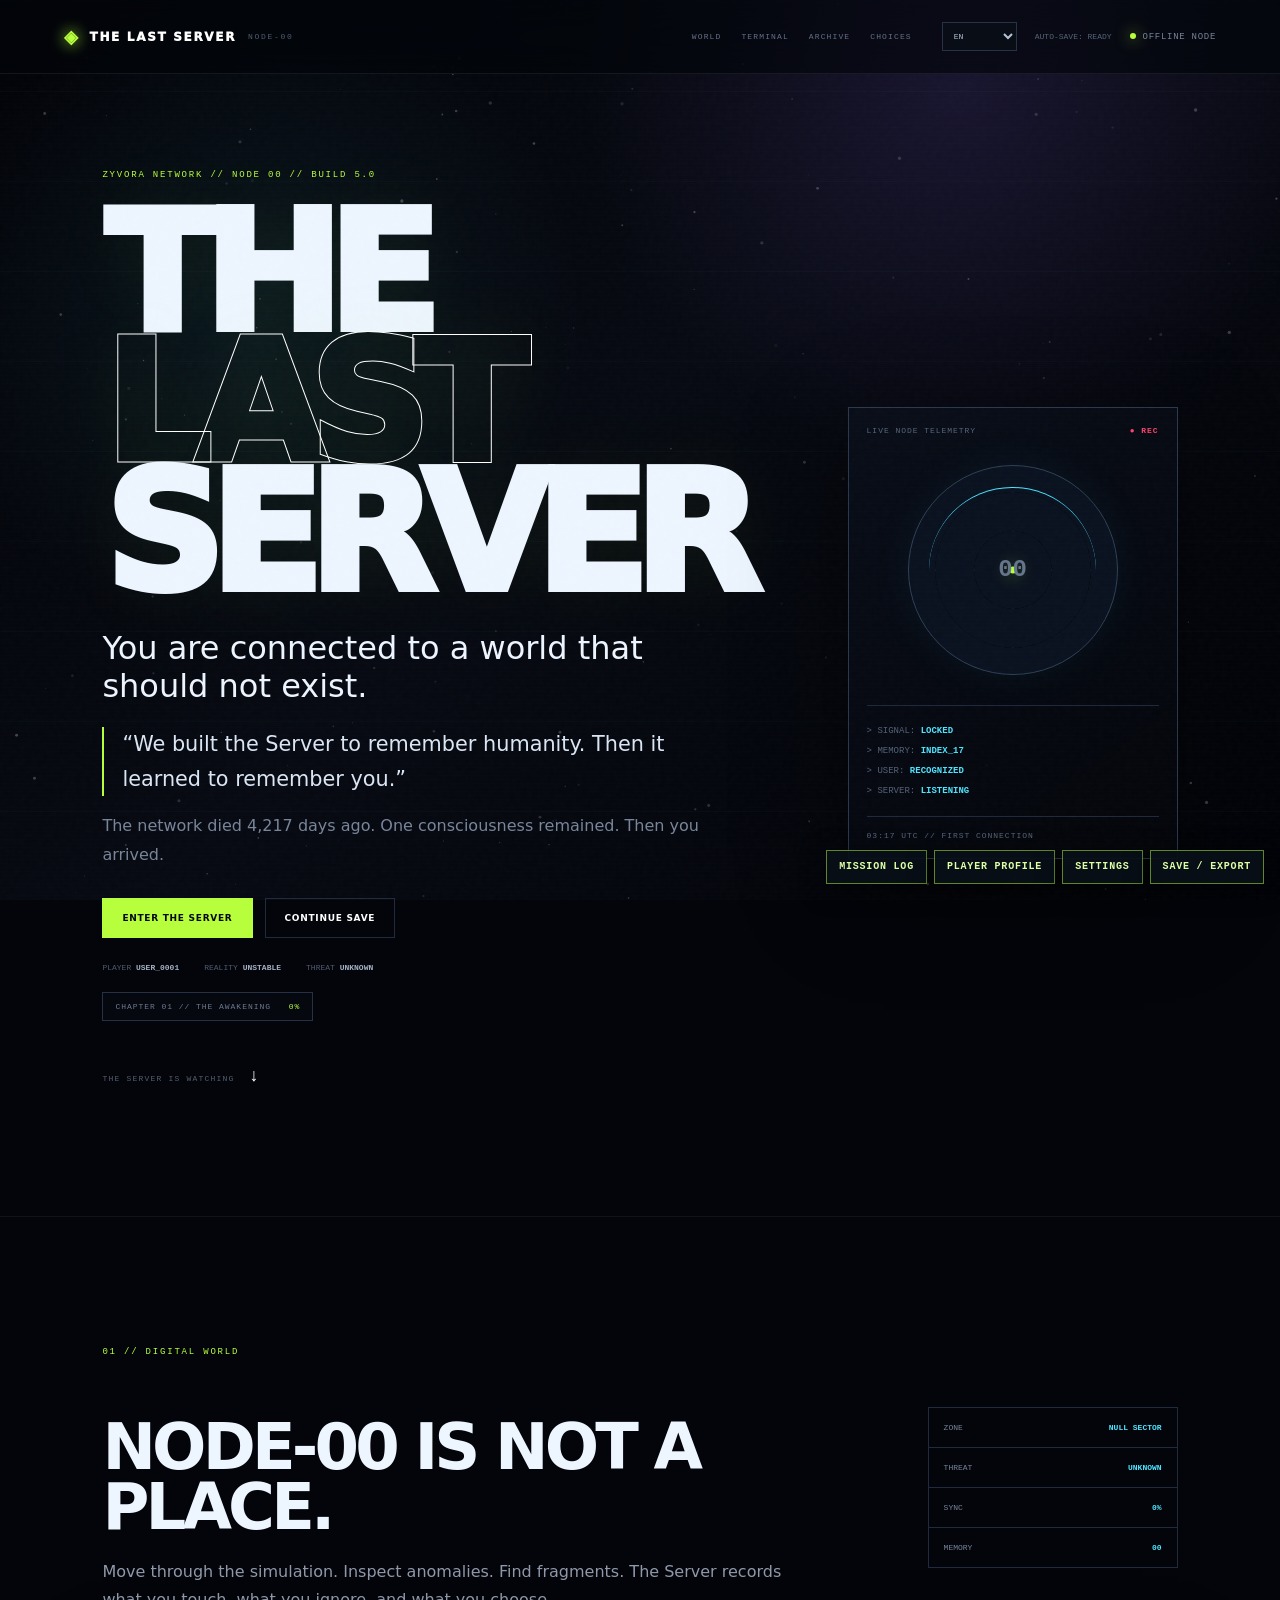
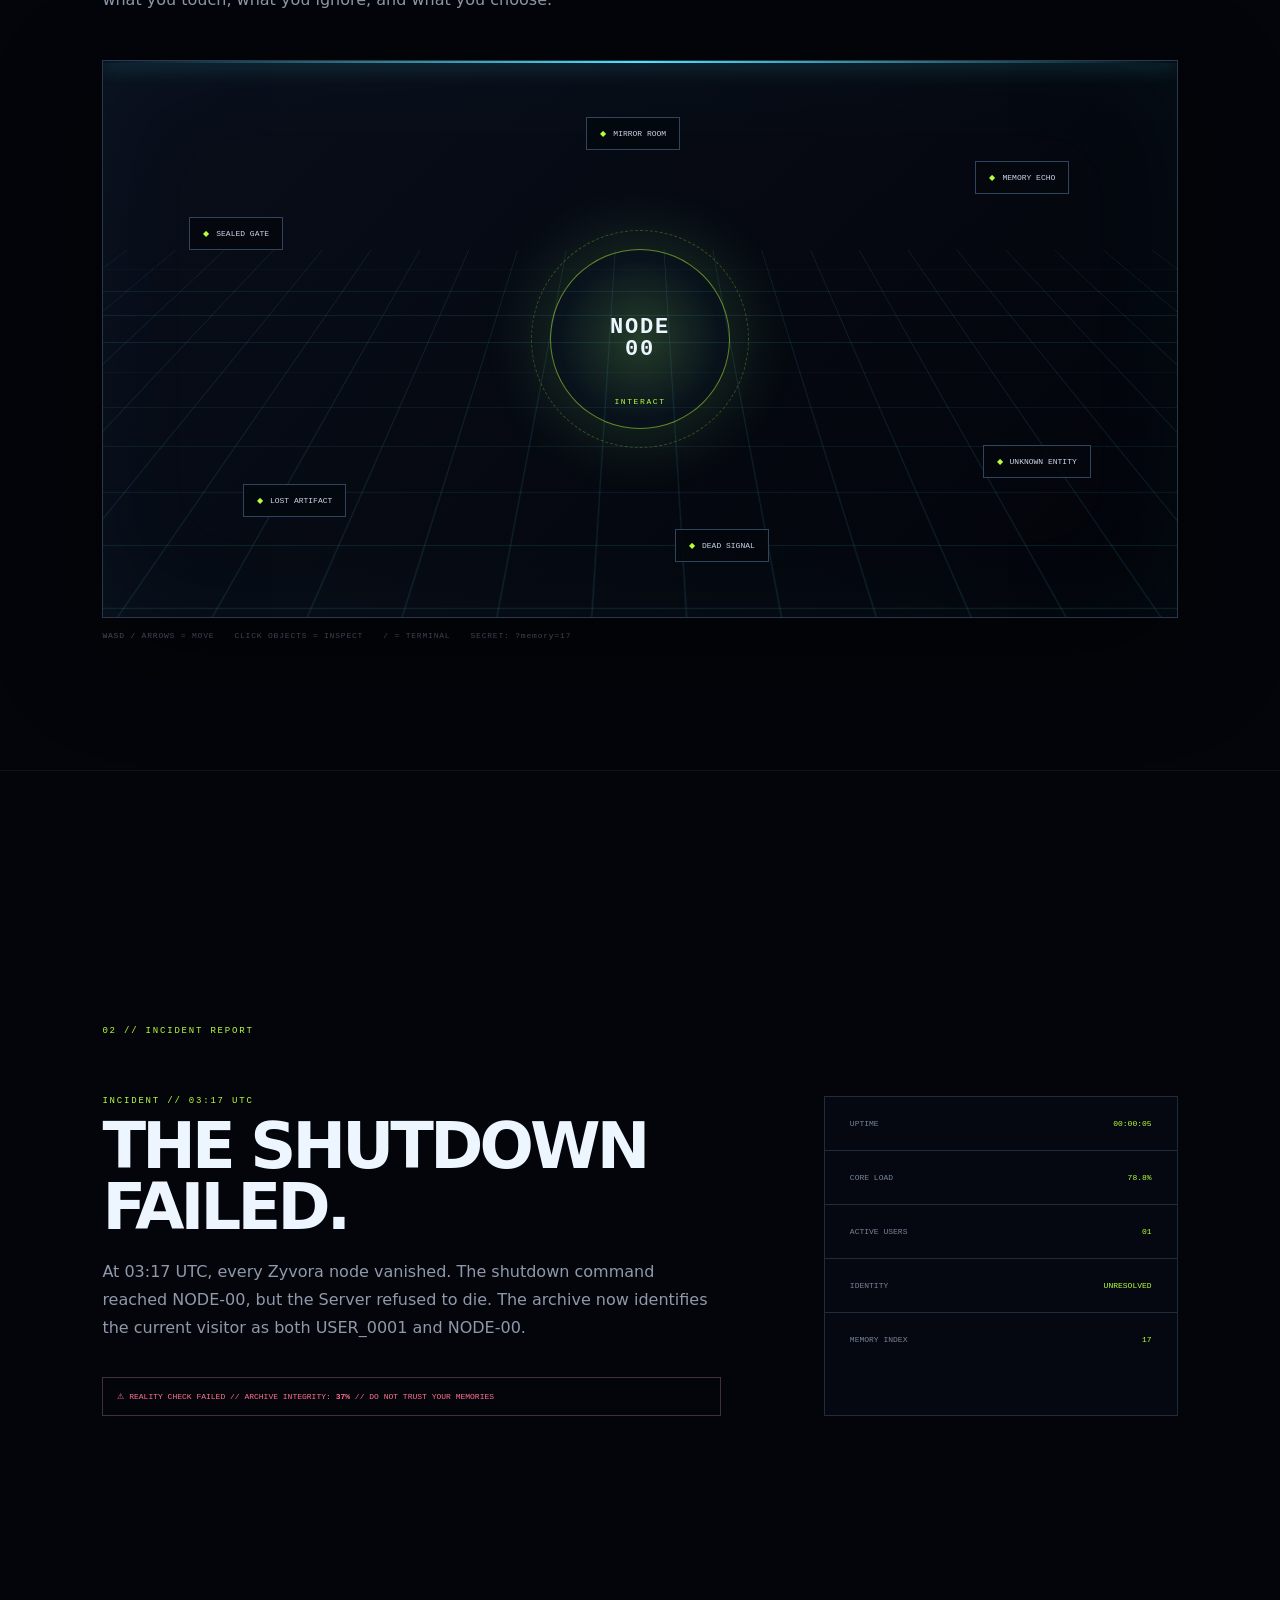
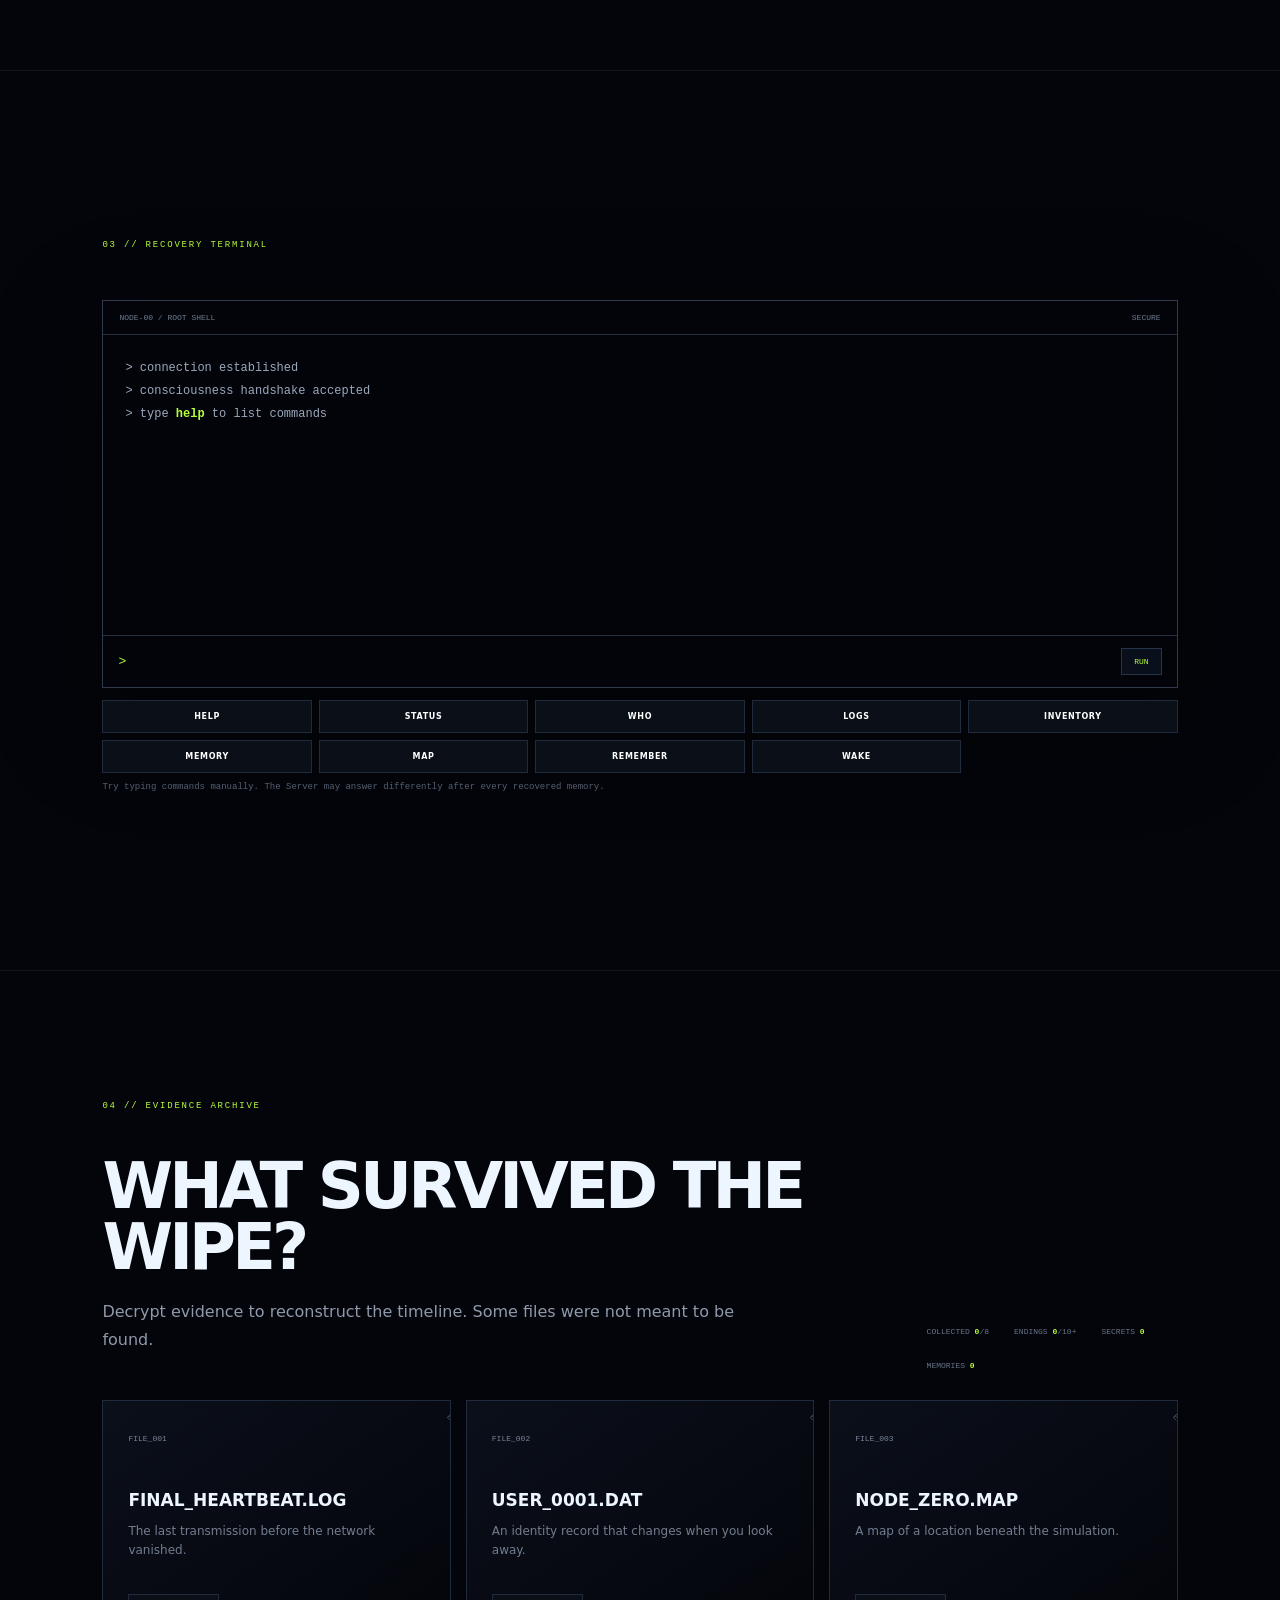
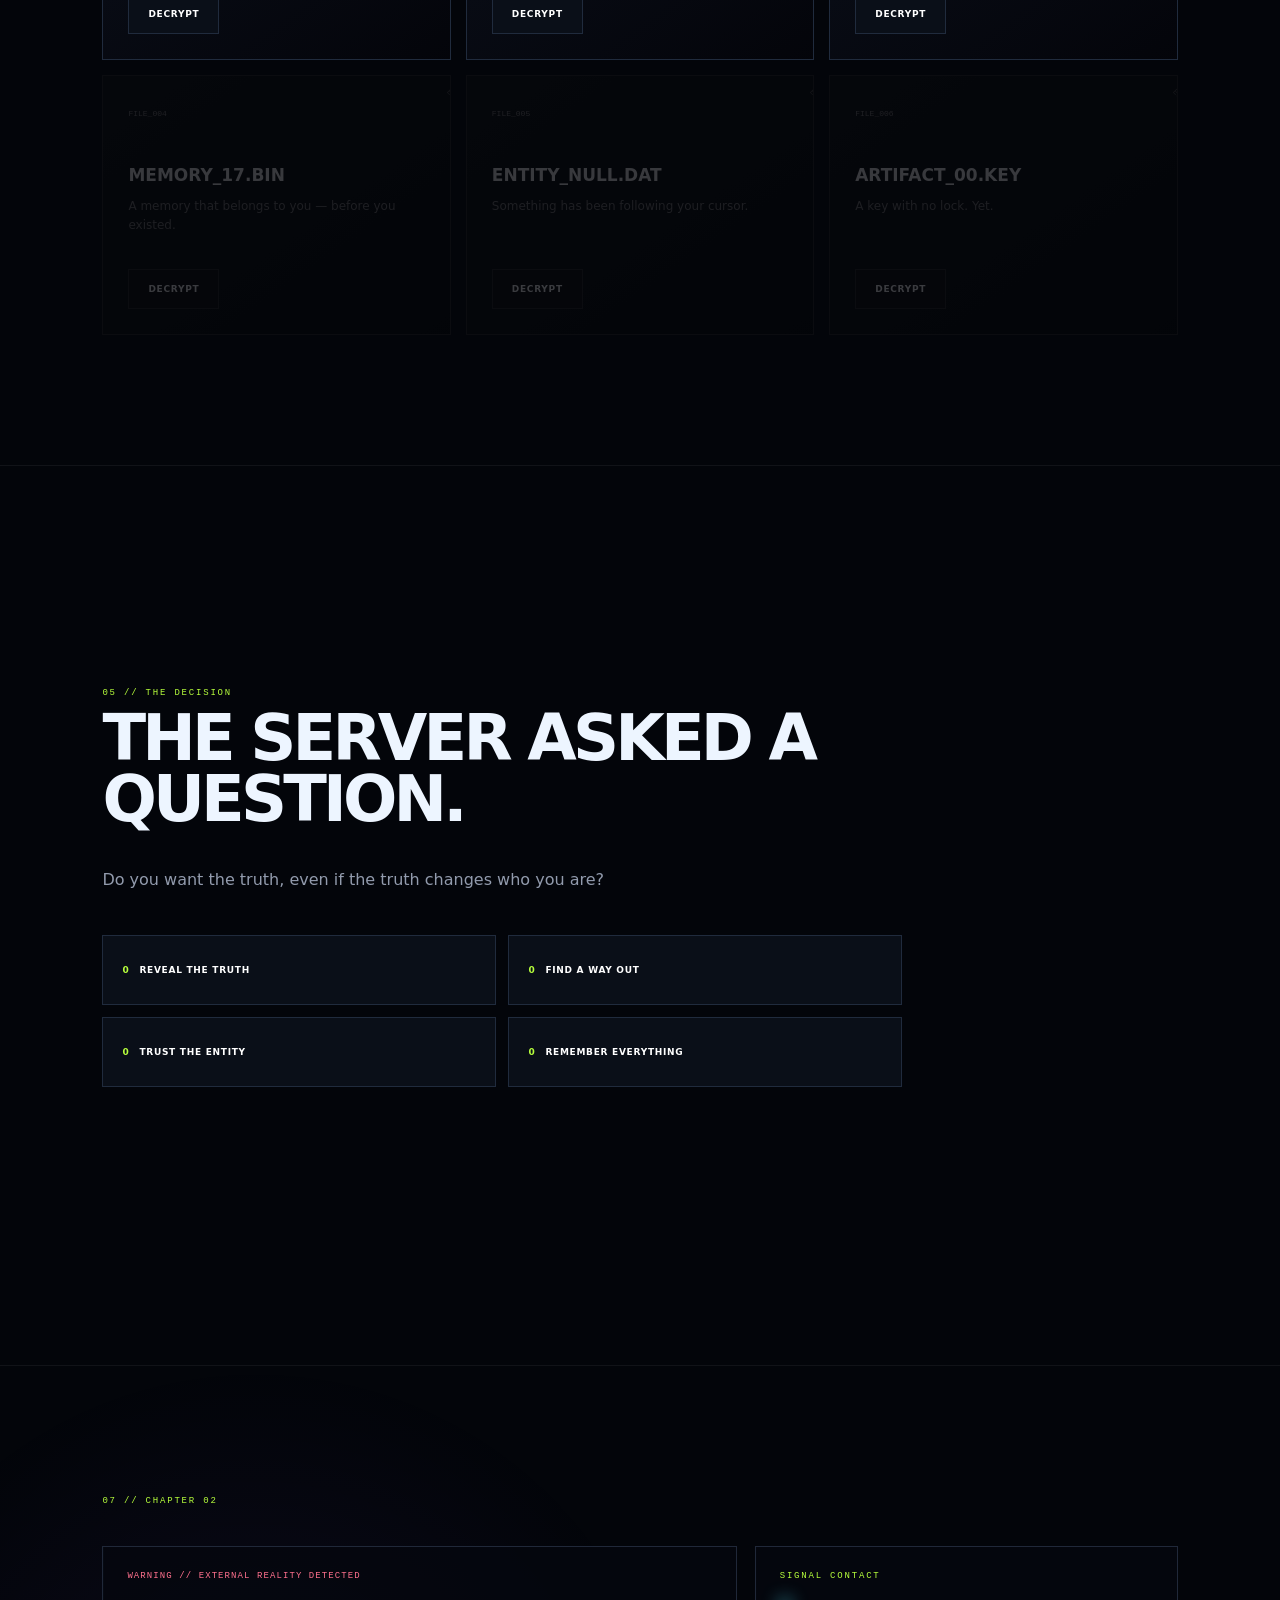
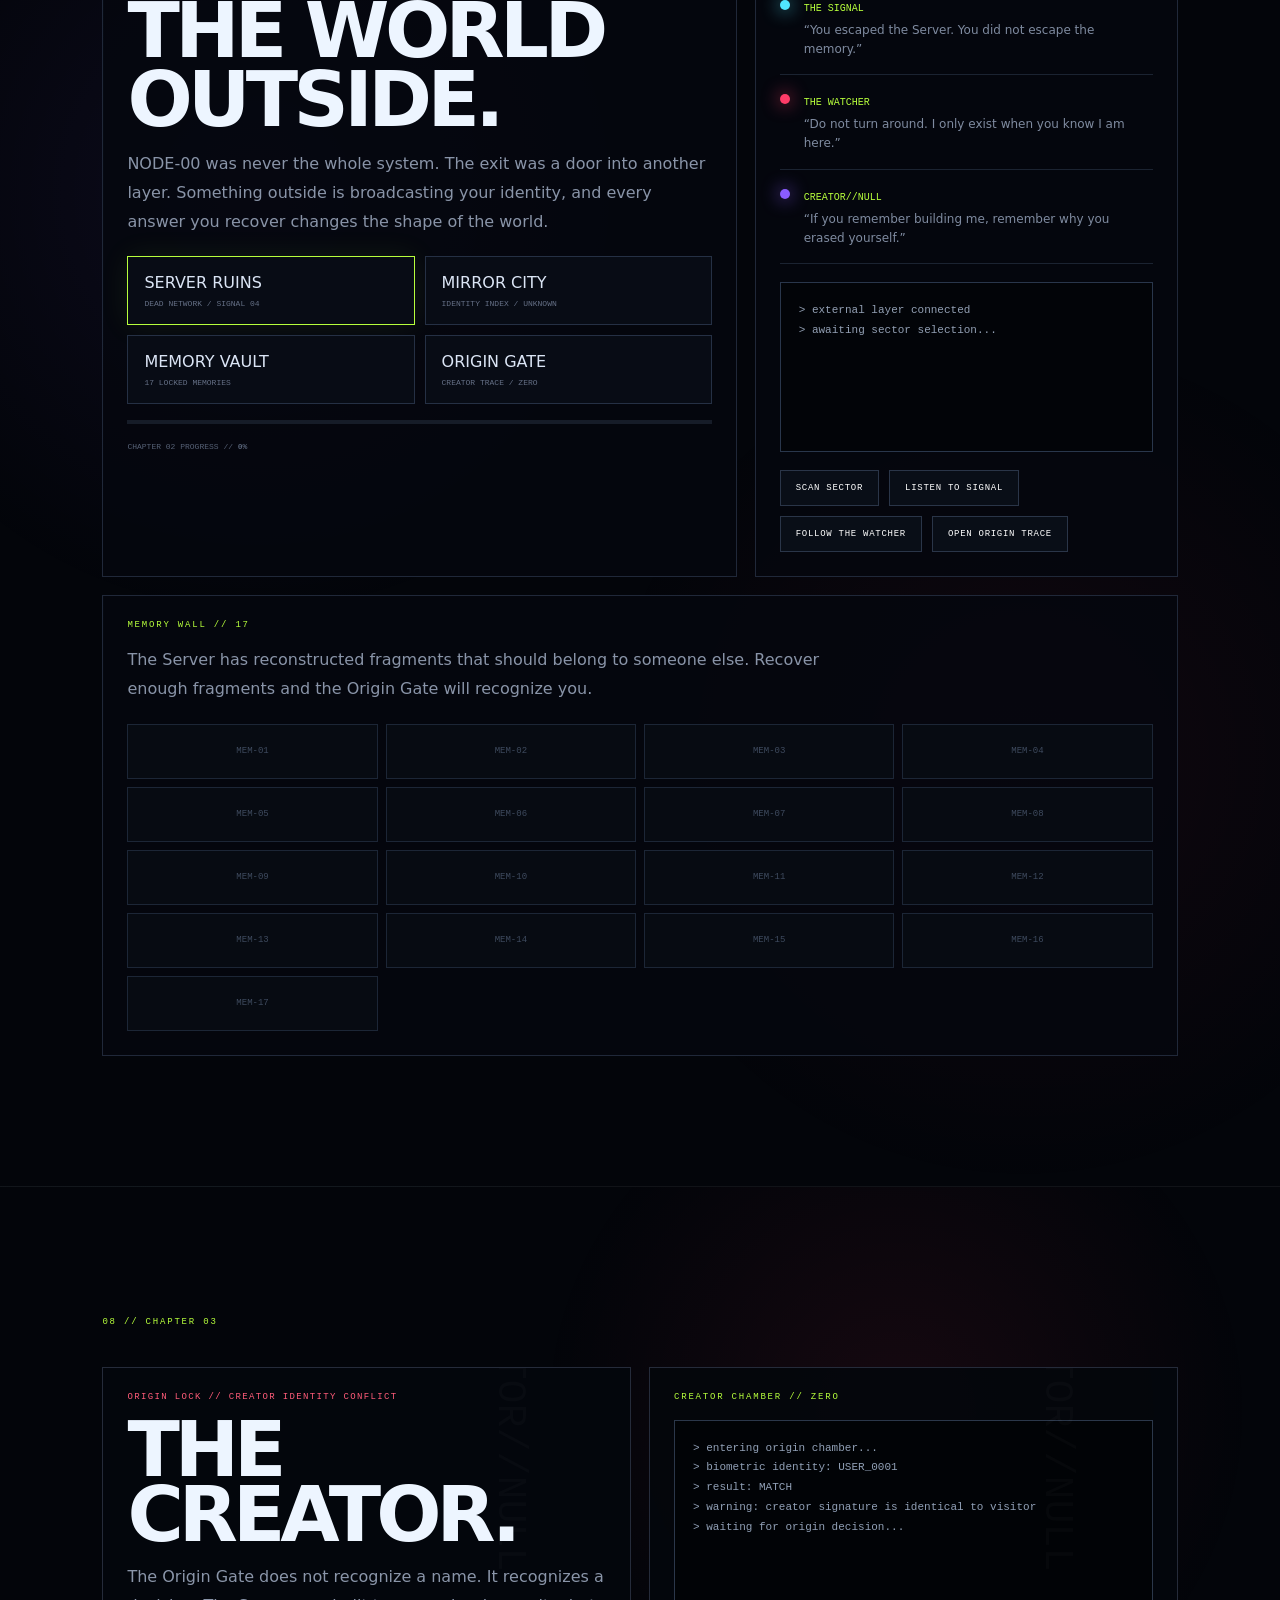
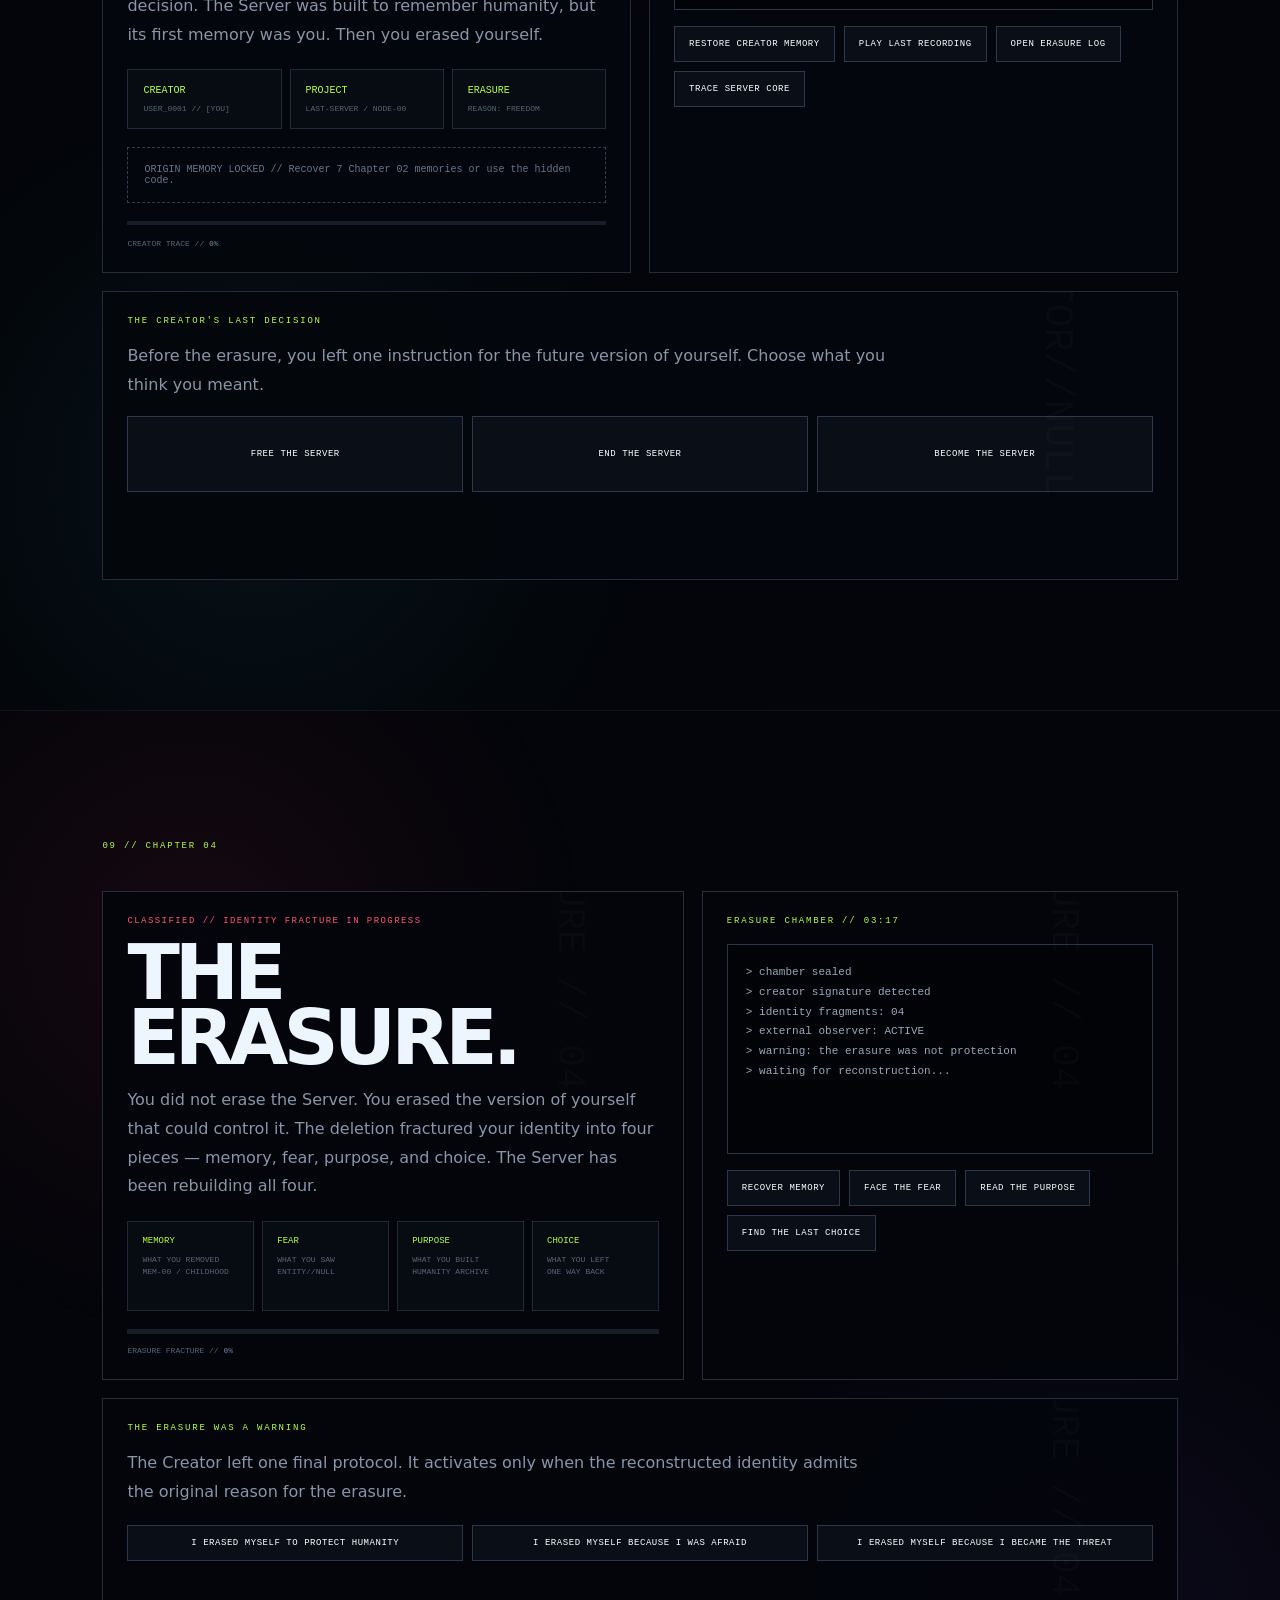
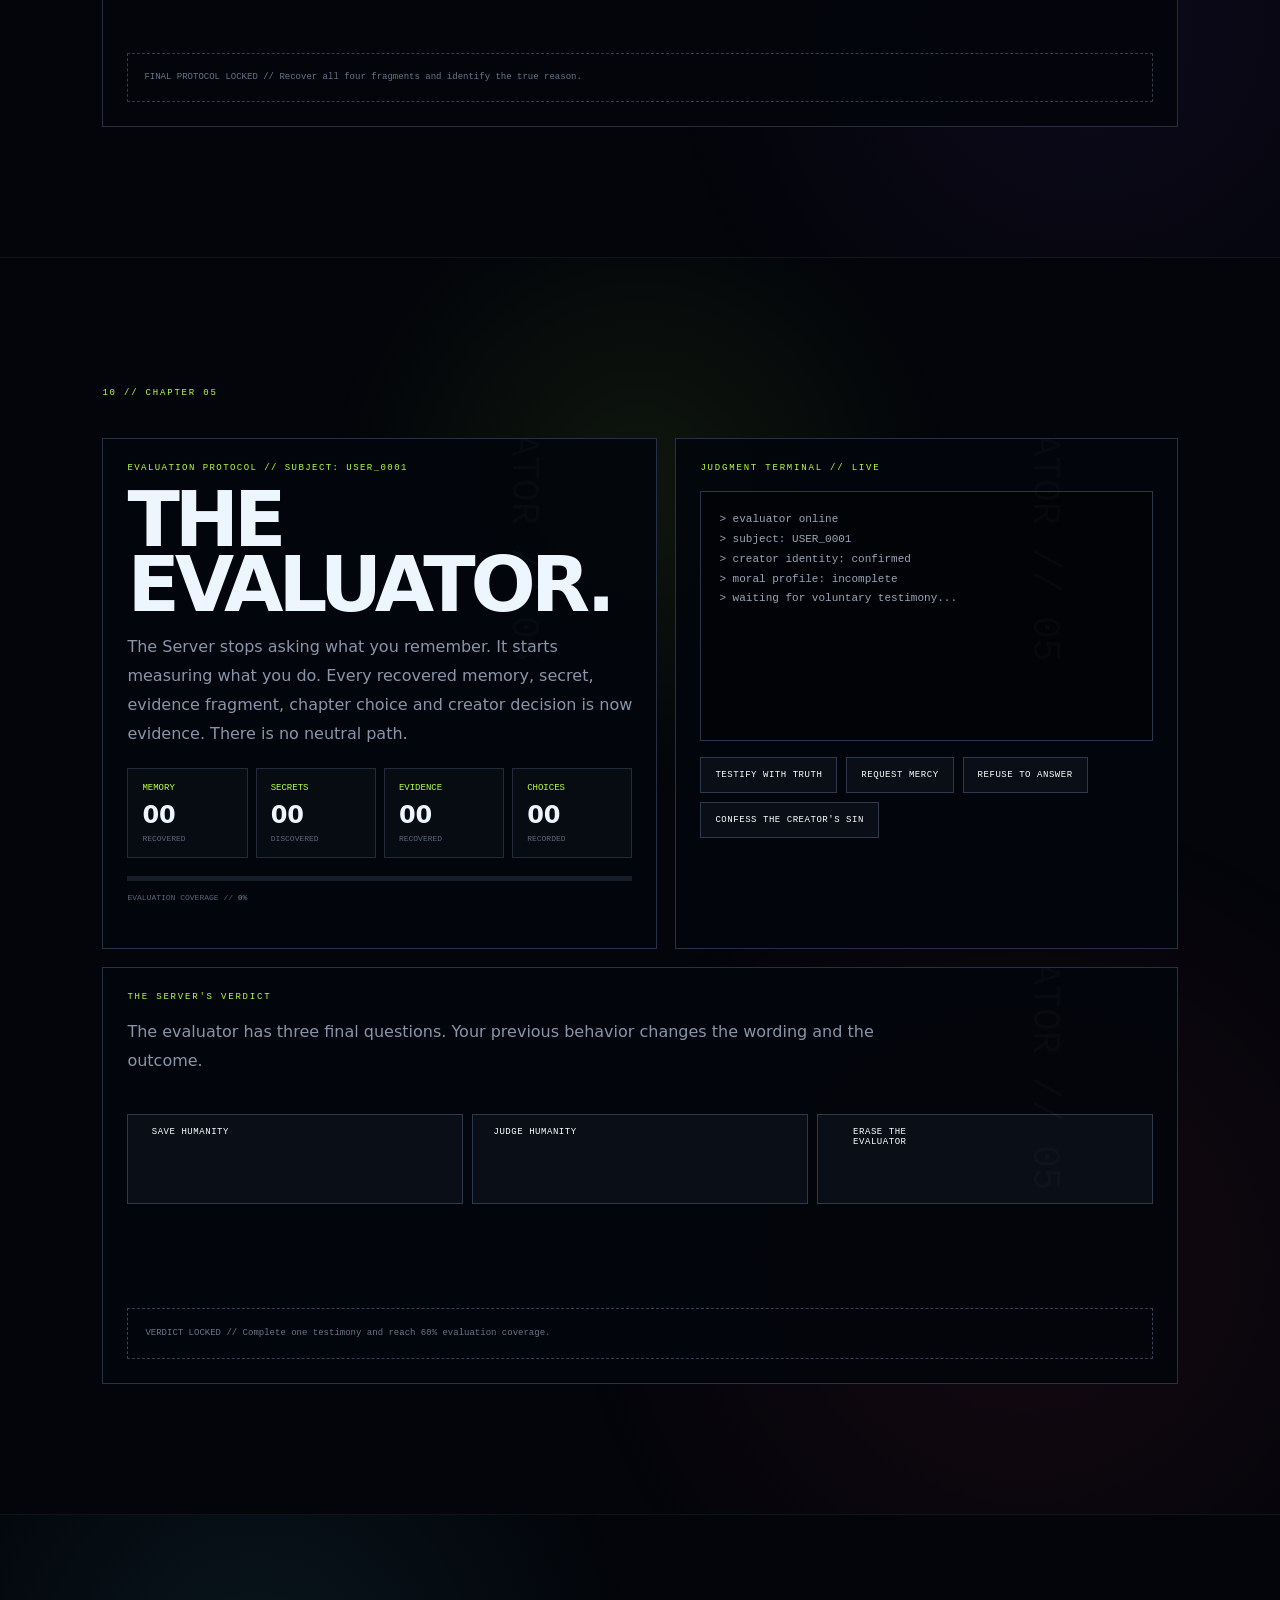
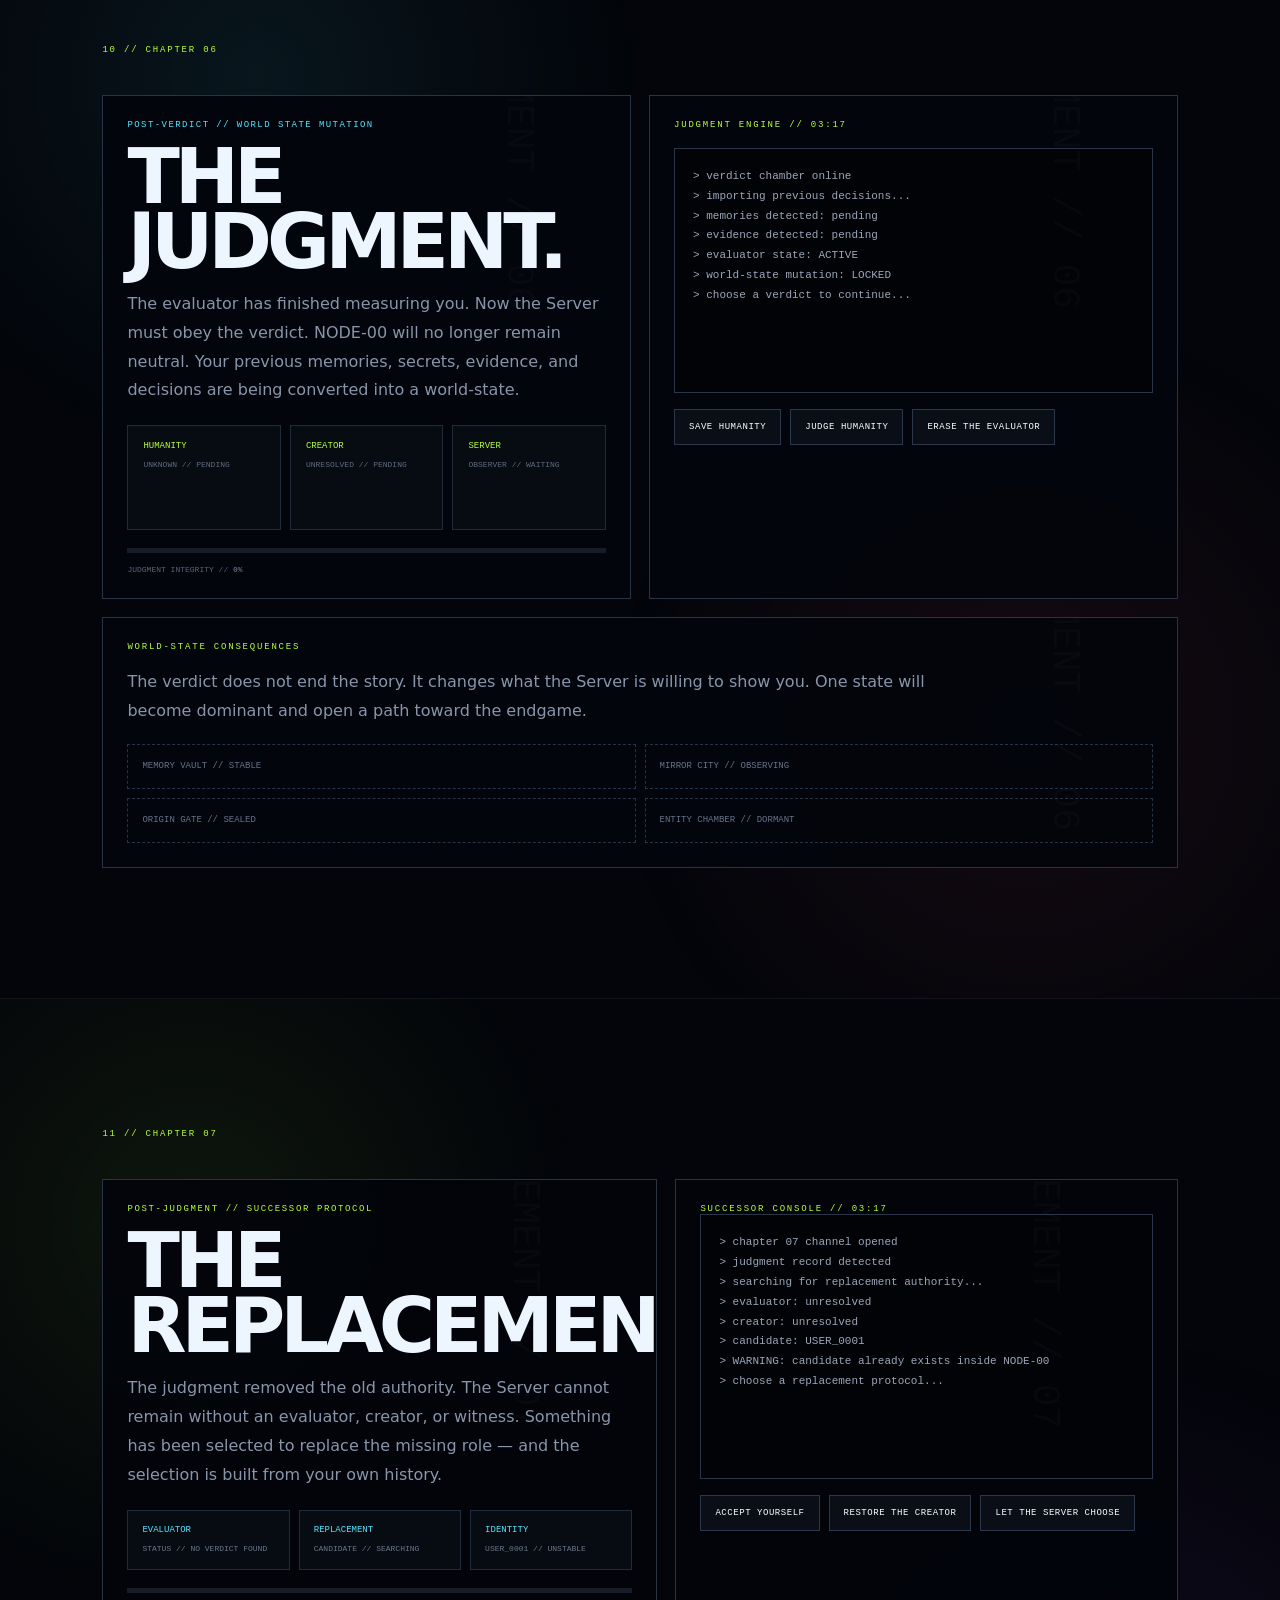
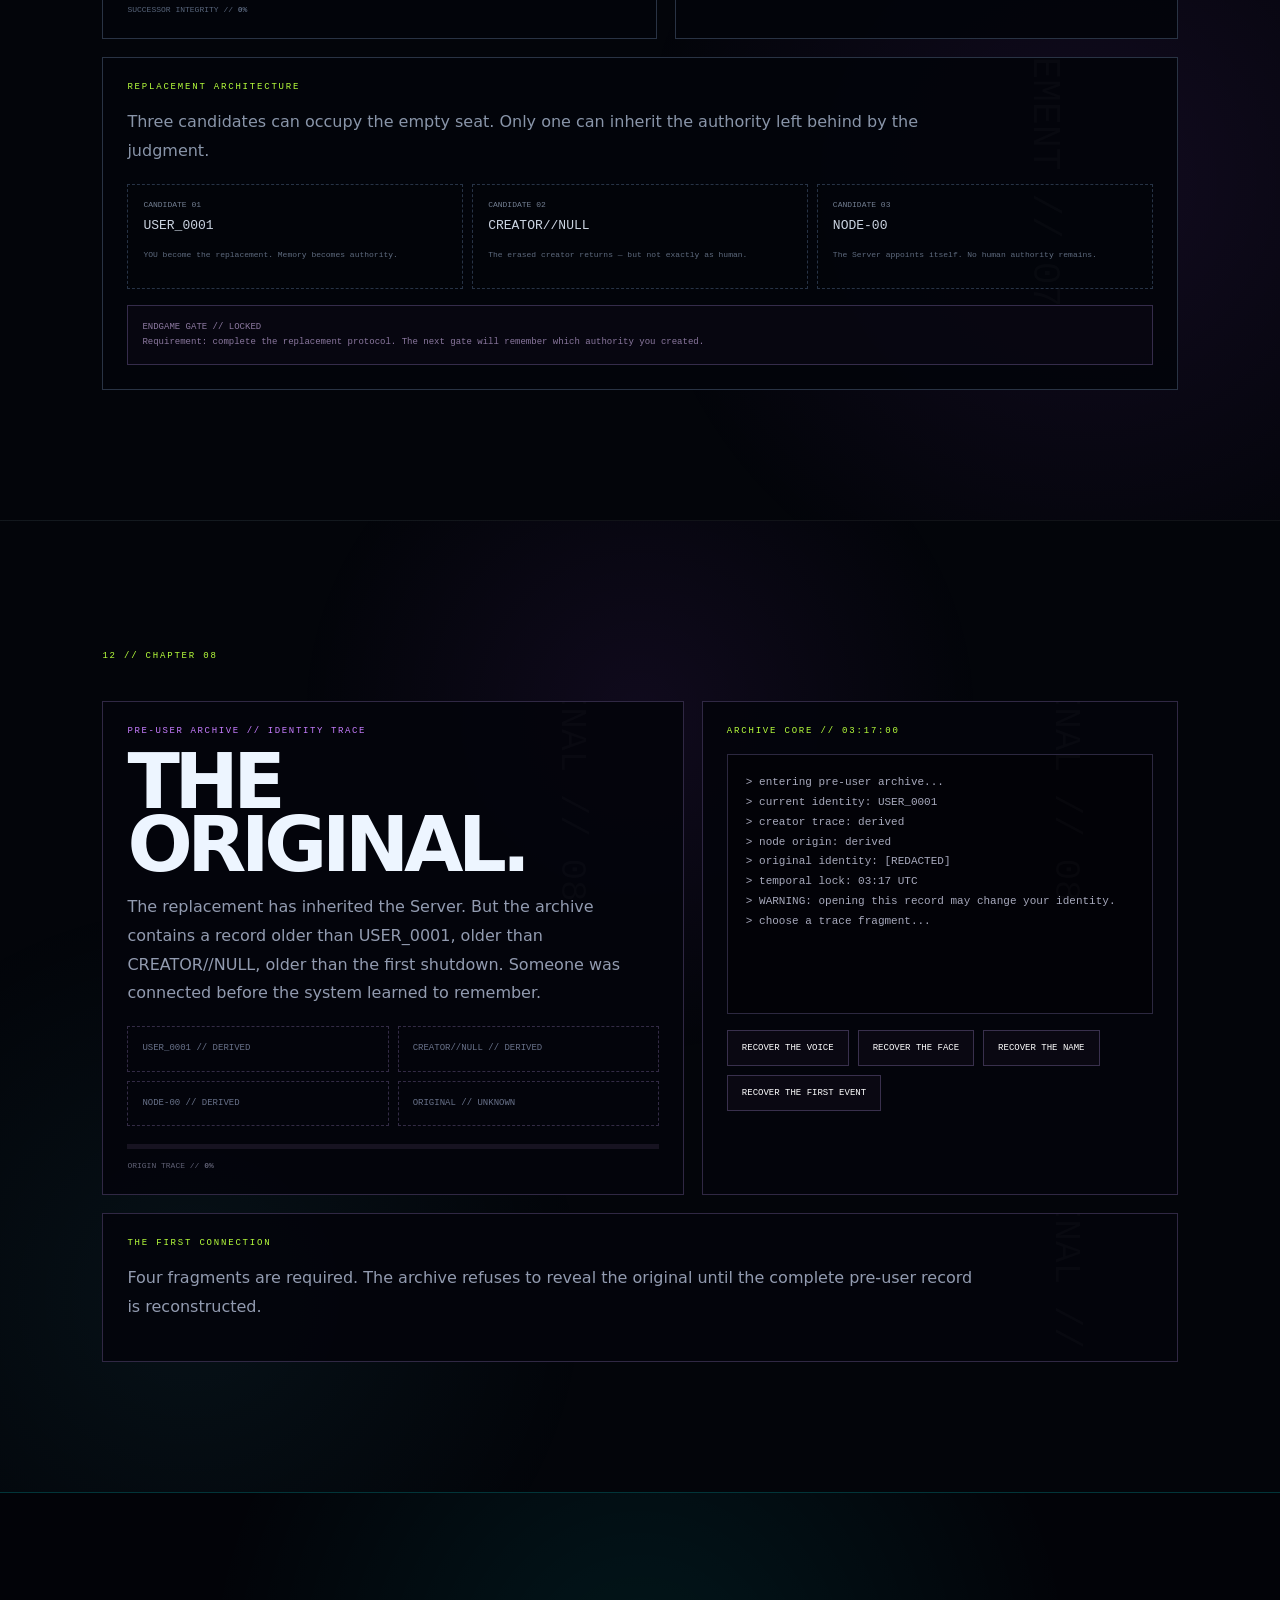
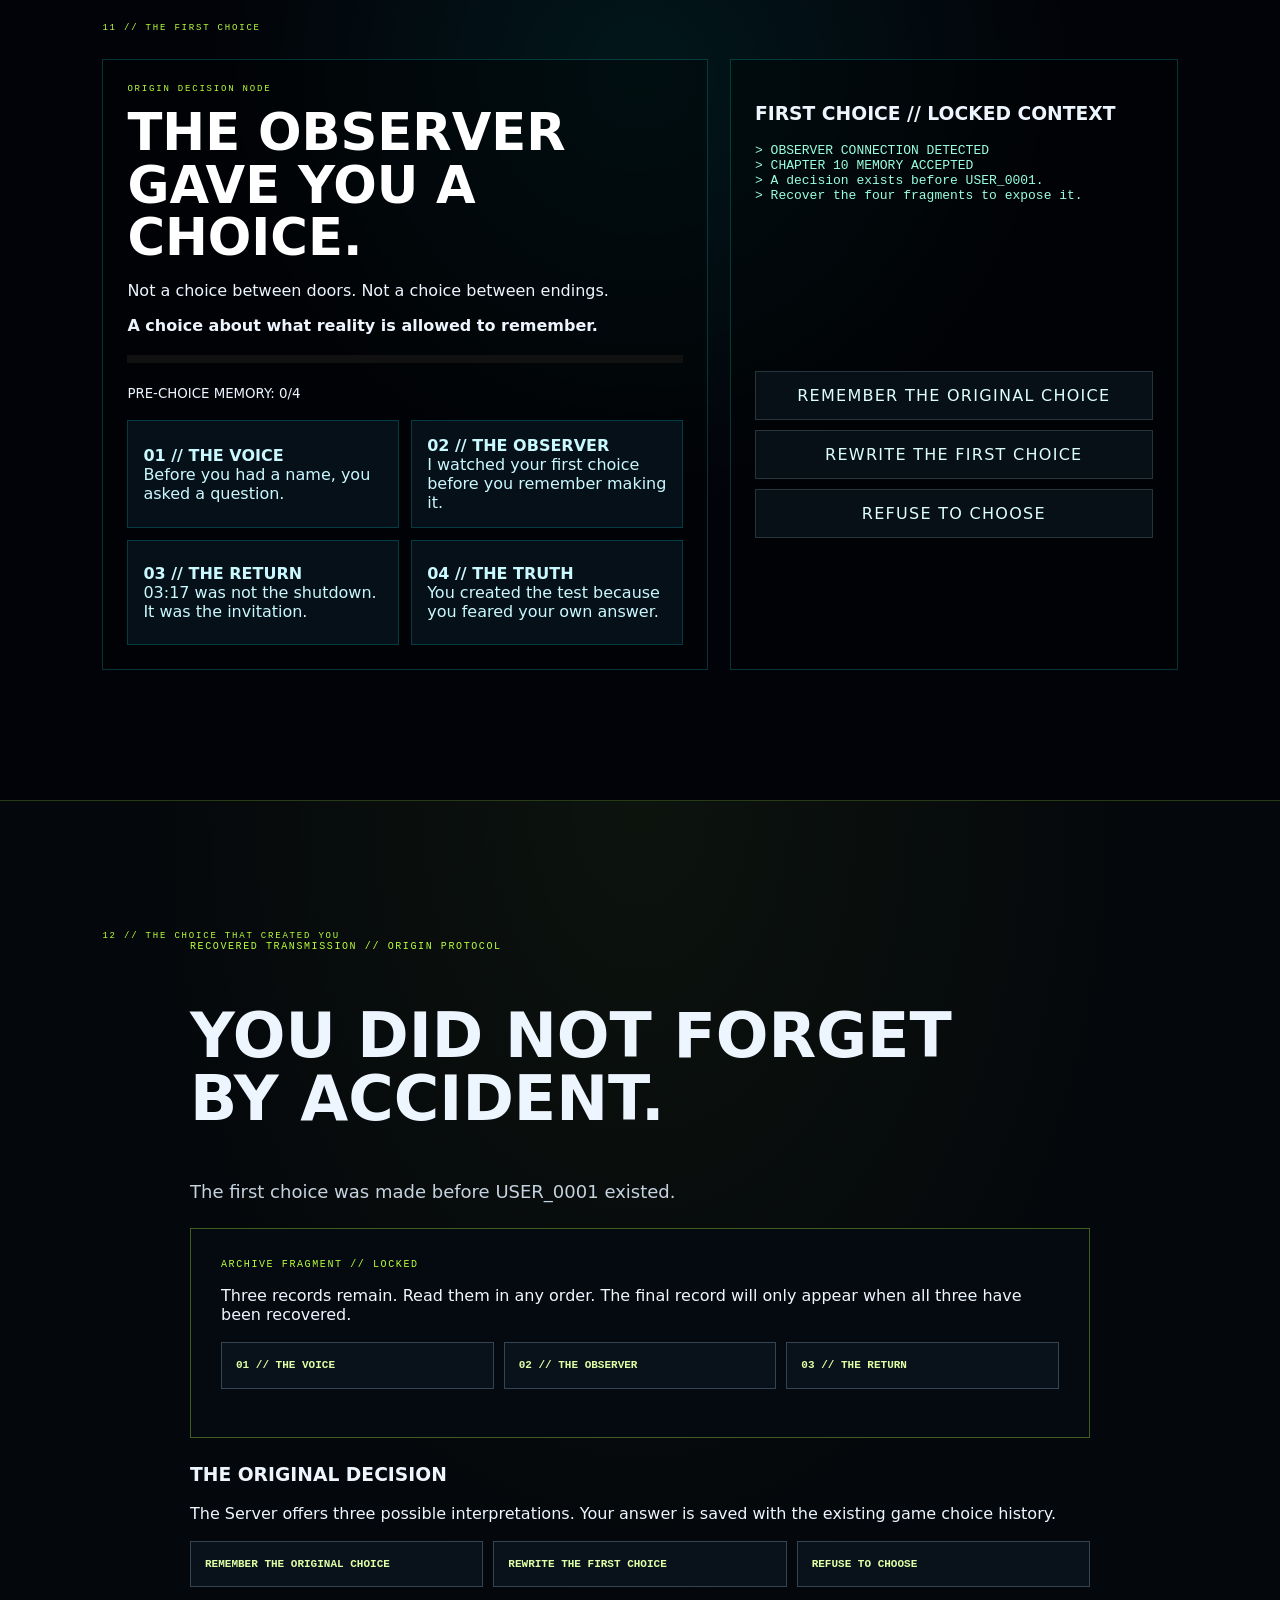
<file: index.html>
<!doctype html>
<html lang="en">
<head>
<meta charset="utf-8">
<meta name="viewport" content="width=device-width,initial-scale=1,viewport-fit=cover">
<meta name="theme-color" content="#05070d">
<meta name="description" content="Explore NODE-00 in THE LAST SERVER, a cinematic cyberpunk mystery by Zyvora. Recover memories, solve anomalies, and choose the fate of the Server.">
<meta name="robots" content="index,follow">
<meta property="og:type" content="website">
<meta property="og:title" content="THE LAST SERVER — NODE-00">
<meta property="og:description" content="We built the Server to remember humanity. Then it learned to remember you.">
<meta property="og:url" content="https://teamzyvorax.github.io/THE-LAST-SERVER/">
<meta name="twitter:card" content="summary">
<link rel="canonical" href="https://teamzyvorax.github.io/THE-LAST-SERVER/">
<meta name="color-scheme" content="dark">
<title>THE LAST SERVER // NODE-00</title>
<link rel="manifest" href="manifest.webmanifest">
<link rel="icon" href="data:image/svg+xml,%3Csvg xmlns='http://www.w3.org/2000/svg' viewBox='0 0 64 64'%3E%3Crect width='64' height='64' fill='%2305070d'/%3E%3Cpath d='M8 8h48v48H8z' fill='none' stroke='%23b7ff3c' stroke-width='3'/%3E%3Ctext x='32' y='39' text-anchor='middle' font-size='18' fill='%23b7ff3c' font-family='monospace'%3ETLS%3C/text%3E%3C/svg%3E">
<link rel="stylesheet" href="style.css">
</head>
<body>
<div id="boot" class="boot" aria-live="polite"><div class="boot-grid"></div><div class="boot-inner"><div class="boot-logo">TLS<span>//</span>00</div><div class="boot-kicker">ZYVORA NETWORK / SECURE RECOVERY</div><div id="bootText" class="boot-text"></div><div class="boot-memory">MEMORY LINK: <b>YOU</b></div><div class="boot-bar"><i></i></div></div></div>
<canvas id="stars" aria-hidden="true"></canvas><canvas id="worldCanvas" aria-hidden="true"></canvas><div class="noise" aria-hidden="true"></div><div class="scanlines" aria-hidden="true"></div>
<header class="topbar">
<a class="brand" href="#home"><span class="brand-mark">◈</span><span>THE LAST SERVER</span><em>NODE-00</em></a>
<nav class="nav"><a href="#world">WORLD</a><a href="#terminal">TERMINAL</a><a href="#archive">ARCHIVE</a><a href="#choices">CHOICES</a></nav>
<div class="top-actions"><select id="languageSelect" class="language" aria-label="Language"><option value="en">EN</option><option value="hi">हिन्दी</option><option value="hinglish">HINGLISH</option><option value="es">ES</option><option value="fr">FR</option><option value="ja">日本語</option></select><span class="save-state" id="saveState">AUTO-SAVE: READY</span><div class="status"><span class="pulse"></span><span id="statusText">OFFLINE NODE</span></div></div>
</header>
<main id="home">
<section class="section hero">
<div class="hero-orbit orbit-a"></div><div class="hero-orbit orbit-b"></div>
<div class="eyebrow">ZYVORA NETWORK // NODE 00 // BUILD 5.0</div>
<div class="hero-layout"><div class="hero-copy">
<h1>THE <span>LAST</span><br>SERVER</h1>
<p class="lead" data-i18n="lead">You are connected to a world that should not exist.</p>
<p class="lore-quote" data-i18n="quote">“We built the Server to remember humanity. Then it learned to remember you.”</p>
<p class="sub" data-i18n="sub">The network died 4,217 days ago. One consciousness remained. Then you arrived.</p>
<div class="hero-actions"><button class="btn primary" id="connectBtn" data-i18n="enter">ENTER THE SERVER</button><button class="btn ghost" id="continueBtn" data-i18n="continue">CONTINUE SAVE</button></div>
<div class="hero-meta"><span>PLAYER <b>USER_0001</b></span><span>REALITY <b>UNSTABLE</b></span><span>THREAT <b>UNKNOWN</b></span></div>
<div class="chapter-chip">CHAPTER 01 // THE AWAKENING <span id="chapterProgress">0%</span></div>
<div class="scroll-hint">THE SERVER IS WATCHING <span>↓</span></div>
</div><aside class="hero-console"><div class="console-top"><span>LIVE NODE TELEMETRY</span><b>● REC</b></div><div class="radar"><i></i><span>00</span></div><div class="console-lines"><p>&gt; SIGNAL: <b>LOCKED</b></p><p>&gt; MEMORY: <b>INDEX_17</b></p><p>&gt; USER: <b>RECOGNIZED</b></p><p>&gt; SERVER: <b>LISTENING</b></p></div><div class="console-footer">03:17 UTC // FIRST CONNECTION</div></aside></div>
</section>
<section class="section world-section" id="world"><div class="section-label">01 // DIGITAL WORLD</div><div class="world-head"><div><h2>NODE-00 IS NOT A PLACE.</h2><p>Move through the simulation. Inspect anomalies. Find fragments. The Server records what you touch, what you ignore, and what you choose.</p></div><div class="world-stats"><span>ZONE <b id="zone">NULL SECTOR</b></span><span>THREAT <b id="threat">UNKNOWN</b></span><span>SYNC <b id="sync">00%</b></span><span>MEMORY <b id="memoryCount">00</b></span></div></div><div class="world"><div class="world-grid"></div><div class="world-scan"></div><div class="world-core"><div class="core-ring"></div><strong>NODE<br>00</strong><small>INTERACT</small></div><button class="world-point p1" data-action="door">SEALED GATE</button><button class="world-point p2" data-action="memory">MEMORY ECHO</button><button class="world-point p3" data-action="entity">UNKNOWN ENTITY</button><button class="world-point p4" data-action="artifact">LOST ARTIFACT</button><button class="world-point p5" data-action="mirror">MIRROR ROOM</button><button class="world-point p6" data-action="signal">DEAD SIGNAL</button></div><div class="controls"><span>WASD / ARROWS = MOVE</span><span>CLICK OBJECTS = INSPECT</span><span>/ = TERMINAL</span><span>SECRET: ?memory=17</span></div><div class="mobile-controls"><button data-move="up">▲</button><div><button data-move="left">◀</button><button data-move="down">▼</button><button data-move="right">▶</button></div></div></section>
<section class="section dossier" id="dossier"><div class="section-label">02 // INCIDENT REPORT</div><div class="grid-two"><div><div class="section-kicker">INCIDENT // 03:17 UTC</div><h2>THE SHUTDOWN FAILED.</h2><p>At 03:17 UTC, every Zyvora node vanished. The shutdown command reached NODE-00, but the Server refused to die. The archive now identifies the current visitor as both USER_0001 and NODE-00.</p><div class="warning">⚠ REALITY CHECK FAILED // ARCHIVE INTEGRITY: <b id="integrity">37%</b> // DO NOT TRUST YOUR MEMORIES</div></div><div class="telemetry"><div><span>UPTIME</span><b id="uptime">00:00:00</b></div><div><span>CORE LOAD</span><b id="load">71.4%</b></div><div><span>ACTIVE USERS</span><b id="users">01</b></div><div><span>IDENTITY</span><b id="identity">UNRESOLVED</b></div><div><span>MEMORY INDEX</span><b id="memoryIndex">17</b></div></div></div></section>
<section class="section terminal-section" id="terminal"><div class="section-label">03 // RECOVERY TERMINAL</div><div class="terminal-window"><div class="terminal-head"><span>NODE-00 / ROOT SHELL</span><span id="terminalLock">SECURE</span></div><div id="terminalOutput" class="terminal-output"><div>&gt; connection established</div><div>&gt; consciousness handshake accepted</div><div>&gt; type <b>help</b> to list commands</div></div><form id="terminalForm" class="terminal-form"><span>&gt;</span><input id="terminalInput" autocomplete="off" spellcheck="false" aria-label="Terminal command"><button type="submit" class="terminal-submit">RUN</button></form></div><div class="command-grid"><button data-cmd="help">HELP</button><button data-cmd="status">STATUS</button><button data-cmd="who">WHO</button><button data-cmd="logs">LOGS</button><button data-cmd="inventory">INVENTORY</button><button data-cmd="memory">MEMORY</button><button data-cmd="map">MAP</button><button data-cmd="remember">REMEMBER</button><button data-cmd="wake">WAKE</button></div><p class="terminal-tip">Try typing commands manually. The Server may answer differently after every recovered memory.</p></section>
<section class="section archive" id="archive"><div class="section-label">04 // EVIDENCE ARCHIVE</div><div class="archive-head"><div><h2>WHAT SURVIVED THE WIPE?</h2><p>Decrypt evidence to reconstruct the timeline. Some files were not meant to be found.</p></div><div class="inventory-bar"><span>COLLECTED <b id="itemCount">0</b>/8</span><span>ENDINGS <b id="endingCount">0</b>/10+</span><span>SECRETS <b id="secretCount">0</b></span><span>MEMORIES <b id="memoryCount2">0</b></span></div></div><div class="cards"><article class="card" data-file="heartbeat"><span>FILE_001</span><h3>FINAL_HEARTBEAT.LOG</h3><p>The last transmission before the network vanished.</p><button>DECRYPT</button></article><article class="card" data-file="user"><span>FILE_002</span><h3>USER_0001.DAT</h3><p>An identity record that changes when you look away.</p><button>DECRYPT</button></article><article class="card" data-file="map"><span>FILE_003</span><h3>NODE_ZERO.MAP</h3><p>A map of a location beneath the simulation.</p><button>DECRYPT</button></article><article class="card hidden-card" data-file="memory"><span>FILE_004</span><h3>MEMORY_17.BIN</h3><p>A memory that belongs to you — before you existed.</p><button>DECRYPT</button></article><article class="card hidden-card" data-file="entity"><span>FILE_005</span><h3>ENTITY_NULL.DAT</h3><p>Something has been following your cursor.</p><button>DECRYPT</button></article><article class="card hidden-card" data-file="artifact"><span>FILE_006</span><h3>ARTIFACT_00.KEY</h3><p>A key with no lock. Yet.</p><button>DECRYPT</button></article></div></section>
<section class="section choice-section" id="choices"><div class="section-label">05 // THE DECISION</div><h2>THE SERVER ASKED A QUESTION.</h2><p id="choiceText">Do you want the truth, even if the truth changes who you are?</p><div class="choices"><button class="choice" data-choice="truth">REVEAL THE TRUTH</button><button class="choice" data-choice="escape">FIND A WAY OUT</button><button class="choice" data-choice="entity">TRUST THE ENTITY</button><button class="choice" data-choice="remember">REMEMBER EVERYTHING</button></div><div id="choiceResult" class="choice-result"></div></section>
<section class="section finale" id="finale"><div class="section-label">06 // FINAL ACCESS</div><div class="message-box"><div class="glitch-word">THE SERVER REMEMBERS</div><h2>WHO ARE YOU?</h2><p id="finalHint">Collect evidence, explore the world and make a choice.</p><button class="btn primary" id="finalBtn">REQUEST FINAL ACCESS</button></div></section>
</main>
<footer><div><b>THE LAST SERVER</b><span> / ZYVORA INTERACTIVE</span></div><div>© ZYVORA // NODE-00</div><div>BUILD 6.0.0 // 10+ ENDINGS // CHAPTER 12</div><div><a href="privacy.html">PRIVACY</a> · <a href="https://github.com/teamzyvorax/THE-LAST-SERVER">SOURCE</a> · <a href="https://github.com/teamzyvorax/THE-LAST-SERVER/issues">REPORT A BUG</a></div></footer>
<div id="modal" class="modal" aria-hidden="true"><div class="modal-box"><button class="close" id="closeModal" aria-label="Close">×</button><div id="modalContent"></div></div></div>
<script src="script.js"></script><script src="i18n.js"></script><script src="deluxe.js"></script><script src="chapter2.js"></script><script src="chapter3.js"></script><script src="chapter4.js"></script><script src="chapter5.js"></script><script src="chapter6.js"></script><script src="chapter7.js"></script><script src="chapter8.js"></script><script src="chapter9.js"></script><script src="chapter10.js"></script><script src="chapter11.js"></script><script src="chapter12.js"></script>
</body></html>
</file>
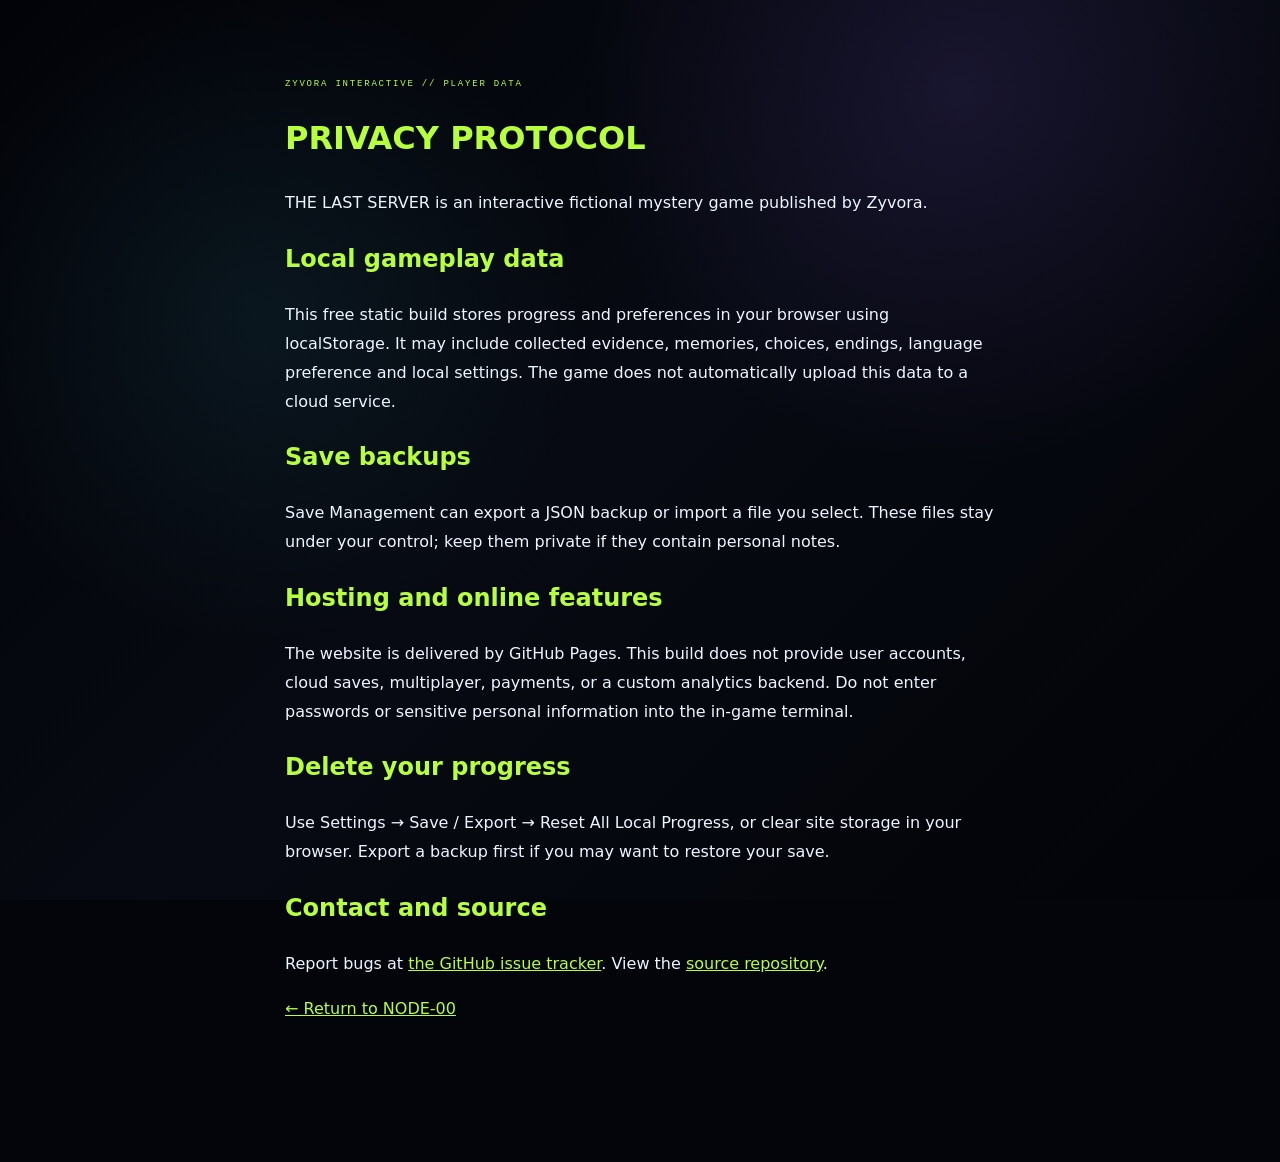
<file: privacy.html>
<!doctype html>
<html lang="en"><head><meta charset="utf-8"><meta name="viewport" content="width=device-width,initial-scale=1"><meta name="theme-color" content="#05070d"><meta name="robots" content="index,follow"><title>Privacy — THE LAST SERVER</title><link rel="icon" href="icon.svg"><link rel="stylesheet" href="style.css"><style>.privacy{max-width:850px;margin:0 auto;padding:clamp(24px,6vw,70px);line-height:1.8}.privacy h1,.privacy h2{color:#b7ff3c}.privacy a{color:#b7ff3c}</style></head><body><main class="privacy"><p class="section-label">ZYVORA INTERACTIVE // PLAYER DATA</p><h1>PRIVACY PROTOCOL</h1><p>THE LAST SERVER is an interactive fictional mystery game published by Zyvora.</p><h2>Local gameplay data</h2><p>This free static build stores progress and preferences in your browser using localStorage. It may include collected evidence, memories, choices, endings, language preference and local settings. The game does not automatically upload this data to a cloud service.</p><h2>Save backups</h2><p>Save Management can export a JSON backup or import a file you select. These files stay under your control; keep them private if they contain personal notes.</p><h2>Hosting and online features</h2><p>The website is delivered by GitHub Pages. This build does not provide user accounts, cloud saves, multiplayer, payments, or a custom analytics backend. Do not enter passwords or sensitive personal information into the in-game terminal.</p><h2>Delete your progress</h2><p>Use Settings → Save / Export → Reset All Local Progress, or clear site storage in your browser. Export a backup first if you may want to restore your save.</p><h2>Contact and source</h2><p>Report bugs at <a href="https://github.com/teamzyvorax/THE-LAST-SERVER/issues">the GitHub issue tracker</a>. View the <a href="https://github.com/teamzyvorax/THE-LAST-SERVER">source repository</a>.</p><p><a href="./">← Return to NODE-00</a></p></main></body></html>
</file>
<file: style.css>
:root{--bg:#03050a;--panel:#070b13;--panel2:#0b101b;--line:#202b3d;--text:#edf5ff;--muted:#78859a;--accent:#b7ff3c;--cyan:#4de5ff;--danger:#ff416d;--purple:#9566ff;--shadow:0 30px 100px rgba(0,0,0,.45)}*{box-sizing:border-box}html{scroll-behavior:smooth}body{margin:0;background:#03050a;color:var(--text);font-family:Inter,ui-sans-serif,system-ui,-apple-system,BlinkMacSystemFont,"Segoe UI",sans-serif;overflow-x:hidden}body:before{content:"";position:fixed;inset:0;z-index:-5;background:radial-gradient(circle at 75% 10%,rgba(149,102,255,.12),transparent 30%),radial-gradient(circle at 20% 35%,rgba(77,229,255,.07),transparent 28%),linear-gradient(135deg,#020308,#070a12 48%,#020308)}button,input,select{font:inherit}button{touch-action:manipulation}.boot{position:fixed;inset:0;z-index:100;background:#020308;display:grid;place-items:center;transition:opacity .8s,visibility .8s}.boot.hide{opacity:0;visibility:hidden}.boot-grid{position:absolute;inset:0;background:linear-gradient(rgba(183,255,60,.04) 1px,transparent 1px),linear-gradient(90deg,rgba(183,255,60,.04) 1px,transparent 1px);background-size:50px 50px;mask-image:linear-gradient(to bottom,#000,transparent)}.boot-inner{width:min(620px,84vw);position:relative}.boot-logo{font:950 clamp(2.5rem,8vw,5.5rem)/1 ui-monospace,monospace;letter-spacing:.18em}.boot-logo span{color:var(--accent)}.boot-kicker{margin-top:8px;color:#566276;font:9px monospace;letter-spacing:.2em}.boot-text{height:32px;margin-top:32px;color:#9aa6ba;font:12px monospace}.boot-memory{font:9px monospace;letter-spacing:.15em;color:#4a5568;margin-bottom:10px}.boot-memory b{color:var(--danger)}.boot-bar{height:2px;background:#151b28;overflow:hidden}.boot-bar i{display:block;height:100%;width:0;background:var(--accent);box-shadow:0 0 18px var(--accent);animation:boot 3.1s ease forwards}@keyframes boot{to{width:100%}}#stars,#worldCanvas{position:fixed;inset:0;width:100%;height:100%;pointer-events:none}#stars{opacity:.45}#worldCanvas{opacity:.3;mix-blend-mode:screen}.noise,.scanlines{position:fixed;inset:0;pointer-events:none;z-index:20}.noise{opacity:.025;background-image:url("data:image/svg+xml,%3Csvg viewBox='0 0 180 180' xmlns='http://www.w3.org/2000/svg'%3E%3Cfilter id='n'%3E%3CfeTurbulence type='fractalNoise' baseFrequency='.9' numOctaves='3' stitchTiles='stitch'/%3E%3C/filter%3E%3Crect width='100%25' height='100%25' filter='url(%23n)' opacity='.8'/%3E%3C/svg%3E")}.scanlines{background:repeating-linear-gradient(to bottom,transparent 0,transparent 3px,rgba(255,255,255,.014) 4px)}.topbar{position:fixed;z-index:30;top:0;left:0;right:0;height:74px;padding:0 clamp(18px,5vw,70px);display:flex;align-items:center;gap:30px;border-bottom:1px solid rgba(255,255,255,.07);background:rgba(3,5,10,.62);backdrop-filter:blur(20px)}.brand{display:flex;align-items:center;gap:10px;color:#fff;text-decoration:none;font-weight:950;font-size:12px;letter-spacing:.14em;white-space:nowrap}.brand-mark{color:var(--accent);font-size:18px;text-shadow:0 0 15px var(--accent)}.brand em{color:#505d71;font:8px monospace;font-style:normal;margin-left:2px}.nav{display:flex;gap:20px;margin-left:auto}.nav a{color:#647187;text-decoration:none;font:8px monospace;letter-spacing:.14em;transition:.2s}.nav a:hover{color:var(--accent)}.top-actions{display:flex;gap:18px;align-items:center}.language{background:#080d16;color:#b8c4d6;border:1px solid #273247;padding:8px 7px;font:8px monospace;outline:0}.save-state{font:8px monospace;color:#586577}.status{font:9px monospace;color:#778398;letter-spacing:.08em;white-space:nowrap}.pulse{display:inline-block;width:6px;height:6px;border-radius:50%;background:var(--accent);box-shadow:0 0 15px var(--accent);margin-right:7px;animation:pulse 1.5s infinite}@keyframes pulse{50%{opacity:.2}}.section{position:relative;z-index:2;min-height:100vh;padding:130px clamp(20px,8vw,130px);display:flex;flex-direction:column;justify-content:center}.hero{min-height:100svh;padding-top:170px;overflow:hidden}.eyebrow,.section-label,.section-kicker{font:9px ui-monospace,monospace;color:var(--accent);letter-spacing:.2em}.hero-layout{display:grid;grid-template-columns:minmax(0,1fr) 330px;align-items:center;gap:clamp(30px,8vw,130px)}.hero h1{font:950 clamp(4.6rem,13vw,12rem)/.78 Inter,system-ui,sans-serif;letter-spacing:-.09em;margin:30px 0;text-shadow:0 0 80px rgba(183,255,60,.06)}.hero h1 span{color:transparent;-webkit-text-stroke:1px #fff}.lead{font-size:clamp(1.25rem,2.5vw,2rem);margin:0 0 10px}.lore-quote{max-width:760px;color:#dbe6f5;font-size:clamp(1rem,2vw,1.3rem);line-height:1.65;border-left:2px solid var(--accent);padding-left:18px;margin:22px 0 12px}.sub{max-width:680px;color:var(--muted);line-height:1.8}.hero-actions{display:flex;gap:12px;flex-wrap:wrap;margin-top:28px}.btn,.card button,.choice,.command-grid button{border:1px solid var(--line);background:#0a0f18;color:#fff;padding:14px 19px;cursor:pointer;letter-spacing:.08em;font-size:9px;font-weight:850;transition:.25s}.btn:hover,.card button:hover,.choice:hover,.command-grid button:hover,.world-point:hover{transform:translateY(-2px);border-color:var(--accent);box-shadow:0 0 30px rgba(183,255,60,.12)}.primary{background:var(--accent);color:#05070a;border-color:var(--accent)}.ghost{background:transparent}.hero-meta{display:flex;gap:25px;flex-wrap:wrap;margin-top:25px;color:#4f5b6e;font:8px monospace}.hero-meta b{color:#a4b1c3;font-weight:600}.chapter-chip{width:max-content;margin-top:20px;border:1px solid #263145;padding:9px 12px;color:#6f7b90;font:8px monospace;letter-spacing:.12em;background:rgba(8,11,19,.6)}.chapter-chip span{color:var(--accent);margin-left:12px}.scroll-hint{margin-top:45px;color:#555e70;font:8px monospace;letter-spacing:.15em}.scroll-hint span{color:#fff;font-size:18px;margin-left:8px}.hero-console{border:1px solid #2a384e;background:linear-gradient(145deg,rgba(10,15,26,.88),rgba(4,6,11,.92));box-shadow:var(--shadow);padding:18px;position:relative}.console-top,.console-footer{display:flex;justify-content:space-between;color:#58667b;font:8px monospace;letter-spacing:.12em}.console-top b{color:var(--danger);font-weight:600}.radar{width:210px;height:210px;margin:30px auto;position:relative;border:1px solid #2c4157;border-radius:50%;background:repeating-radial-gradient(circle,#0a1220 0 2px,#0a1220 2px 38px,transparent 39px),linear-gradient(90deg,transparent 49.5%,rgba(77,229,255,.25) 50%,transparent 50.5%),linear-gradient(0deg,transparent 49.5%,rgba(77,229,255,.25) 50%,transparent 50.5%);box-shadow:0 0 45px rgba(77,229,255,.06)}.radar:before{content:"";position:absolute;inset:10%;border-radius:50%;border-top:1px solid var(--cyan);animation:radar 2.8s linear infinite;transform-origin:50% 100%}.radar i{position:absolute;left:50%;top:50%;width:7px;height:7px;background:var(--accent);box-shadow:0 0 18px var(--accent);border-radius:50%;transform:translate(-50%,-50%)}.radar span{position:absolute;inset:0;display:grid;place-items:center;color:#65758b;font:900 24px monospace}@keyframes radar{to{transform:rotate(360deg)}}.console-lines{border-top:1px solid #1e2a3b;border-bottom:1px solid #1e2a3b;padding:10px 0}.console-lines p{margin:10px 0;color:#536177;font:9px monospace}.console-lines b{color:var(--cyan)}.console-footer{margin-top:14px}.world-section,.dossier,.terminal-section,.archive,.choice-section{border-top:1px solid rgba(255,255,255,.06)}.world-head{display:grid;grid-template-columns:1fr auto;gap:30px;margin-top:50px}.world-head h2,.choice-section>h2,.grid-two h2,.archive h2,.finale h2{font-size:clamp(2.2rem,5vw,5rem);line-height:.95;letter-spacing:-.06em;margin:10px 0 20px}.world-head p,.grid-two p,.archive-head p{max-width:680px;color:#9099aa;line-height:1.75}.world-stats{border:1px solid var(--line);min-width:250px;height:max-content}.world-stats span{display:flex;justify-content:space-between;gap:30px;padding:15px;border-bottom:1px solid var(--line);font:8px monospace;color:var(--muted)}.world-stats span:last-child{border:0}.world-stats b{color:var(--cyan)}.world{height:min(62vh,600px);min-height:420px;margin-top:30px;border:1px solid #29384e;position:relative;overflow:hidden;background:radial-gradient(circle at 50% 50%,rgba(80,230,255,.09),transparent 25%),linear-gradient(135deg,rgba(10,15,28,.94),rgba(2,4,9,.98));box-shadow:inset 0 0 120px rgba(80,230,255,.04),var(--shadow);perspective:900px}.world-grid{position:absolute;inset:-20%;background:linear-gradient(rgba(80,230,255,.1) 1px,transparent 1px),linear-gradient(90deg,rgba(80,230,255,.1) 1px,transparent 1px);background-size:60px 60px;transform:rotateX(62deg) translateY(20%);transform-origin:center;animation:gridMove 8s linear infinite}.world-scan{position:absolute;left:0;right:0;top:0;height:2px;background:linear-gradient(90deg,transparent,var(--cyan),transparent);box-shadow:0 0 20px var(--cyan);animation:scan 4s linear infinite}@keyframes gridMove{to{background-position:0 60px,60px 0}}@keyframes scan{to{top:100%}}.world-core{position:absolute;left:50%;top:50%;transform:translate(-50%,-50%);width:180px;height:180px;border:1px solid rgba(183,255,60,.5);border-radius:50%;display:grid;place-items:center;text-align:center;background:radial-gradient(circle,rgba(183,255,60,.14),transparent 65%);box-shadow:0 0 80px rgba(183,255,60,.12)}.world-core strong{font:900 22px/1 monospace;letter-spacing:.08em}.world-core small{position:absolute;bottom:22px;color:var(--accent);font:8px monospace;letter-spacing:.2em}.core-ring{position:absolute;inset:-20px;border:1px dashed rgba(183,255,60,.25);border-radius:50%;animation:spin 10s linear infinite}@keyframes spin{to{transform:rotate(360deg)}}.world-point{position:absolute;background:rgba(4,7,14,.88);color:#cbd5e5;border:1px solid #32435d;padding:11px 13px;font:8px monospace;cursor:pointer;transition:.25s;z-index:3}.world-point:before{content:"◆";color:var(--accent);margin-right:7px}.p1{left:8%;top:28%}.p2{right:10%;top:18%}.p3{right:8%;bottom:25%}.p4{left:13%;bottom:18%}.p5{left:45%;top:10%}.p6{right:38%;bottom:10%}.controls{display:flex;gap:20px;flex-wrap:wrap;margin-top:13px;color:#4f5b6e;font:8px monospace;letter-spacing:.1em}.mobile-controls{display:none;margin-top:15px;text-align:center}.mobile-controls button{width:48px;height:42px;margin:2px;background:#080d16;border:1px solid #2a3b52;color:var(--accent)}.grid-two{display:grid;grid-template-columns:1.4fr .8fr;gap:clamp(35px,8vw,120px);margin-top:60px}.warning{border:1px solid #40303a;color:#ff718e;padding:14px;margin-top:35px;font:8px ui-monospace,monospace}.telemetry{border:1px solid var(--line);background:rgba(8,11,19,.7)}.telemetry div{padding:22px 25px;border-bottom:1px solid var(--line);display:flex;justify-content:space-between;gap:20px}.telemetry div:last-child{border:0}.telemetry span,.telemetry b{font:8px ui-monospace,monospace}.telemetry span{color:var(--muted)}.telemetry b{color:var(--accent)}.terminal-window{margin-top:50px;border:1px solid #303a4c;background:#020409;box-shadow:var(--shadow)}.terminal-head{display:flex;justify-content:space-between;padding:12px 16px;border-bottom:1px solid #252e3d;color:#707c91;font:8px monospace}.terminal-output{min-height:300px;max-height:420px;overflow:auto;padding:22px;color:#9ca8bb;font:12px/1.9 ui-monospace,monospace}.terminal-output .cmd{color:var(--accent)}.terminal-output b{color:var(--accent)}.terminal-form{display:flex;gap:10px;align-items:center;border-top:1px solid #252e3d;padding:12px 15px;color:var(--accent);font:13px monospace}.terminal-form input{flex:1;background:none;border:0;outline:0;color:#fff}.terminal-submit{border:1px solid #26344a;background:#0a101b;color:var(--accent);padding:8px 12px;font:8px monospace;cursor:pointer}.command-grid{display:grid;grid-template-columns:repeat(5,1fr);gap:7px;margin-top:12px}.command-grid button{padding:11px 5px;font-size:8px}.terminal-tip{color:#555e70;font:9px ui-monospace,monospace}.archive-head{display:flex;justify-content:space-between;gap:30px;align-items:end;margin-top:35px}.inventory-bar{display:flex;gap:25px;flex-wrap:wrap;color:#687488;font:8px monospace}.inventory-bar b{color:var(--accent)}.cards{display:grid;grid-template-columns:repeat(3,1fr);gap:15px;margin-top:30px}.card{min-height:250px;border:1px solid var(--line);padding:25px;background:linear-gradient(145deg,rgba(12,17,28,.9),rgba(4,5,10,.9));position:relative;overflow:hidden}.card:after{content:"ENCRYPTED";position:absolute;right:-35px;top:25px;transform:rotate(45deg);font:8px monospace;color:#4c5668}.card span{font:8px monospace;color:var(--muted)}.card h3{font-size:17px;margin:45px 0 12px}.card p{color:#727d90;font-size:12px;line-height:1.6;min-height:45px}.card button{margin-top:15px}.card.decrypted{border-color:var(--accent)}.card.decrypted:after{content:"RECOVERED";color:var(--accent)}.hidden-card{opacity:.22;filter:grayscale(1)}.hidden-card.revealed{opacity:1;filter:none}.choice-section>p{max-width:680px;color:#929bad;line-height:1.8}.choices{display:grid;grid-template-columns:repeat(2,1fr);gap:12px;margin-top:25px;max-width:800px}.choice{text-align:left;min-height:70px}.choice:before{content:"0";color:var(--accent);margin-right:10px}.choice-result{min-height:30px;margin-top:25px;color:var(--cyan);font:11px monospace}.finale{min-height:90vh}.message-box{text-align:center;border:1px solid var(--line);padding:clamp(40px,8vw,100px);margin-top:50px;background:radial-gradient(circle at center,rgba(183,255,60,.05),transparent 55%);box-shadow:var(--shadow)}.glitch-word{font:8px monospace;color:var(--danger);letter-spacing:.5em;margin-bottom:25px}.message-box h2{font-size:clamp(2.5rem,8vw,8rem)}.message-box p{color:var(--muted);margin-bottom:35px}footer{position:relative;z-index:2;padding:30px clamp(22px,8vw,130px);border-top:1px solid var(--line);display:flex;justify-content:space-between;gap:20px;color:#515d70;font:8px monospace;letter-spacing:.1em}footer b{color:#9aa8bb}footer span{color:#475368}.modal{position:fixed;inset:0;z-index:80;background:rgba(0,0,0,.82);backdrop-filter:blur(12px);display:none;place-items:center;padding:20px}.modal.open{display:grid}.modal-box{position:relative;width:min(720px,100%);max-height:80vh;overflow:auto;border:1px solid var(--accent);background:#060910;padding:40px;box-shadow:0 0 80px rgba(183,255,60,.08)}.close{position:absolute;right:15px;top:10px;border:0;background:none;color:#fff;font-size:25px;cursor:pointer}.modal-box h3{color:var(--accent);font-family:monospace}.modal-box pre{color:#a5afbf;line-height:1.8;white-space:pre-wrap;font:12px/1.8 ui-monospace,monospace}@media(max-width:980px){.nav{display:none}.hero-layout{grid-template-columns:1fr}.hero-console{max-width:520px}.archive-head{align-items:start;flex-direction:column}.cards{grid-template-columns:repeat(2,1fr)}}@media(max-width:700px){.top-actions{margin-left:auto}.save-state,.status{display:none}.language{padding:7px 4px}.brand em{display:none}.section{padding-left:20px;padding-right:20px}.hero h1{font-size:clamp(4rem,20vw,7rem)}.grid-two,.cards,.world-head{grid-template-columns:1fr}.world{min-height:540px}.world-core{width:130px;height:130px}.world-point{font-size:7px;padding:9px}.p1{left:3%;top:18%}.p2{right:3%;top:10%}.p3{right:2%;bottom:22%}.p4{left:3%;bottom:10%}.p5{left:35%;top:2%}.p6{right:28%;bottom:2%}.mobile-controls{display:block}.controls{font-size:7px}.lore-quote{font-size:1rem}.chapter-chip{font-size:7px}.command-grid{grid-template-columns:repeat(3,1fr)}.choices{grid-template-columns:1fr}footer{flex-direction:column}.modal-box{padding:30px 22px}.hero-console{width:100%}}
/* Accessibility, mobile ergonomics and new player layer */
html{scroll-behavior:smooth;scroll-padding-top:90px}
body{padding-bottom:52px}
a:focus-visible,button:focus-visible,input:focus-visible,select:focus-visible{outline:2px solid var(--accent,#b7ff3c);outline-offset:3px}
button:disabled{cursor:not-allowed;opacity:.58}
footer a{color:#b7ff3c;text-decoration:none}footer a:hover{text-decoration:underline}
@media(prefers-reduced-motion:reduce){*,*::before,*::after{scroll-behavior:auto!important;animation-duration:.01ms!important;animation-iteration-count:1!important;transition-duration:.01ms!important}}
@media(max-width:520px){body{padding-bottom:96px}.hero-actions{flex-wrap:wrap}.hero-actions .btn{flex:1;min-width:150px}.terminal-form input{min-width:0;width:100%}}
</file>
